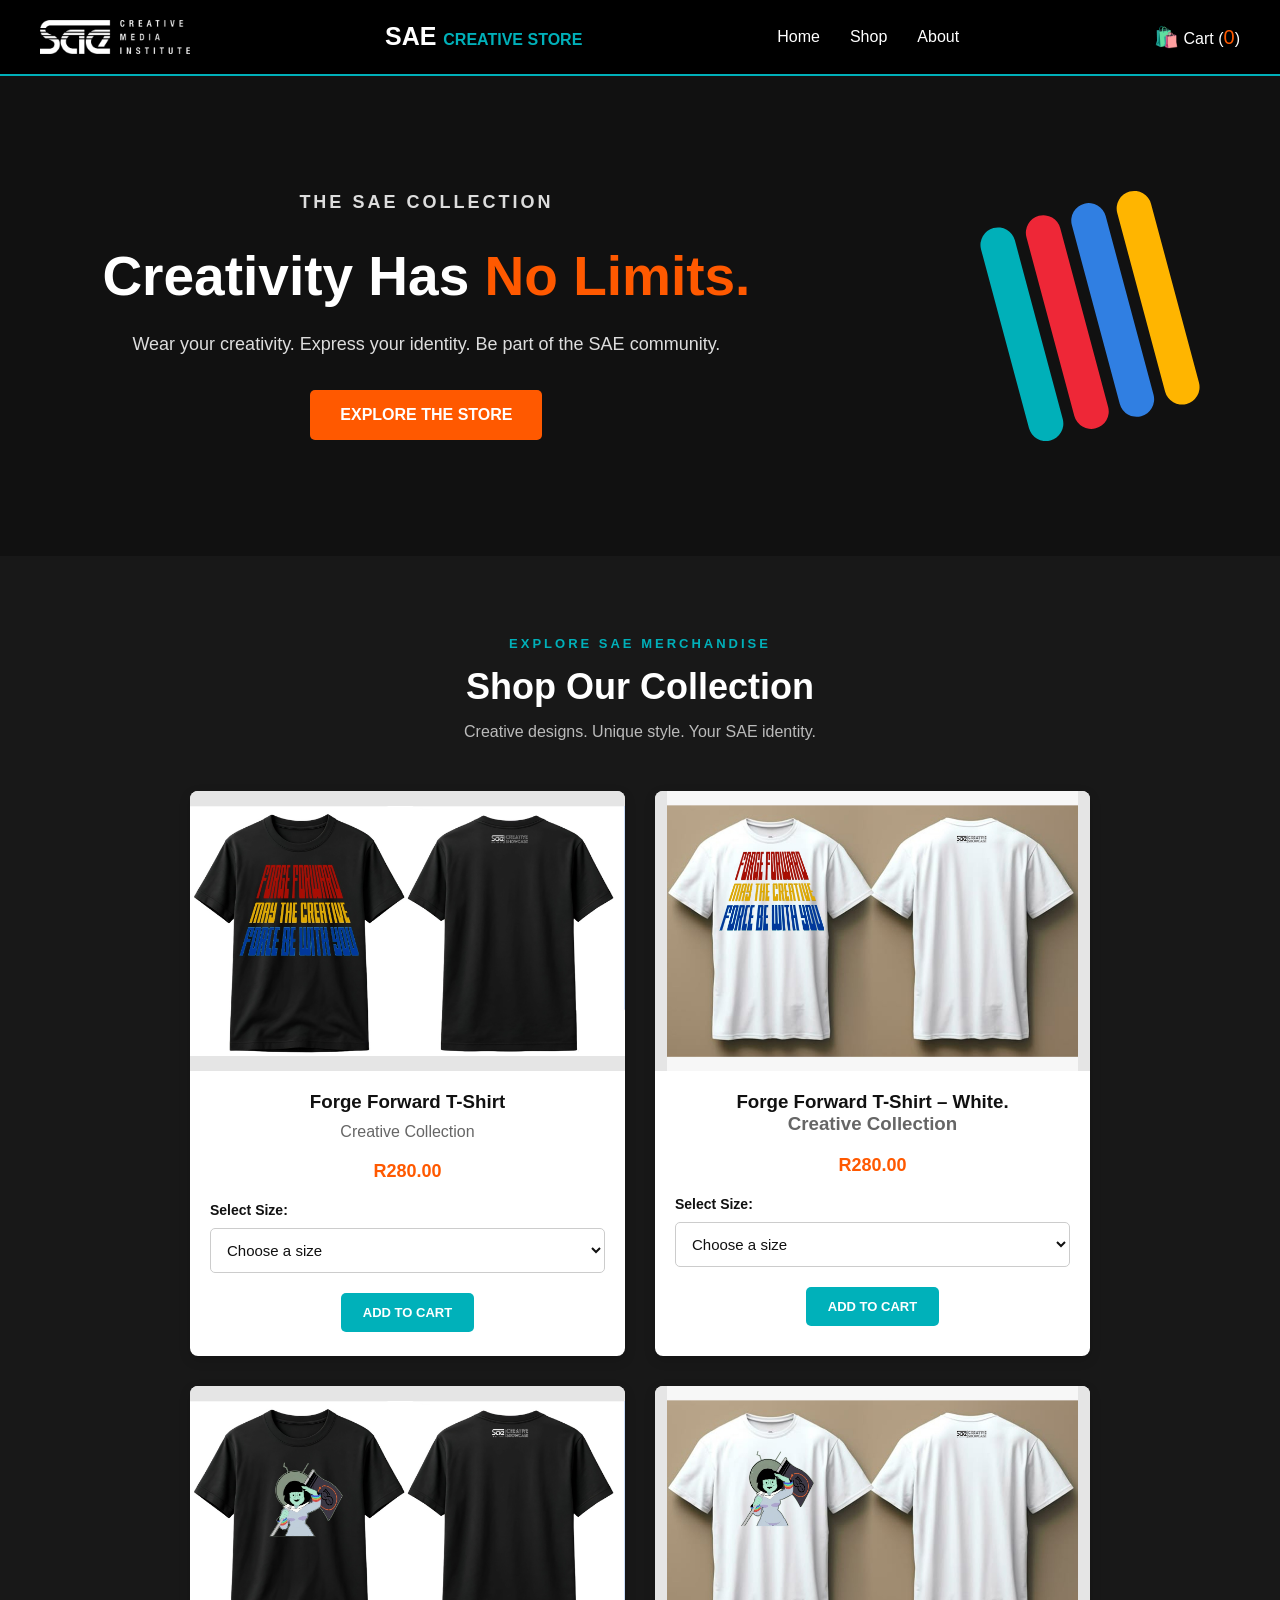
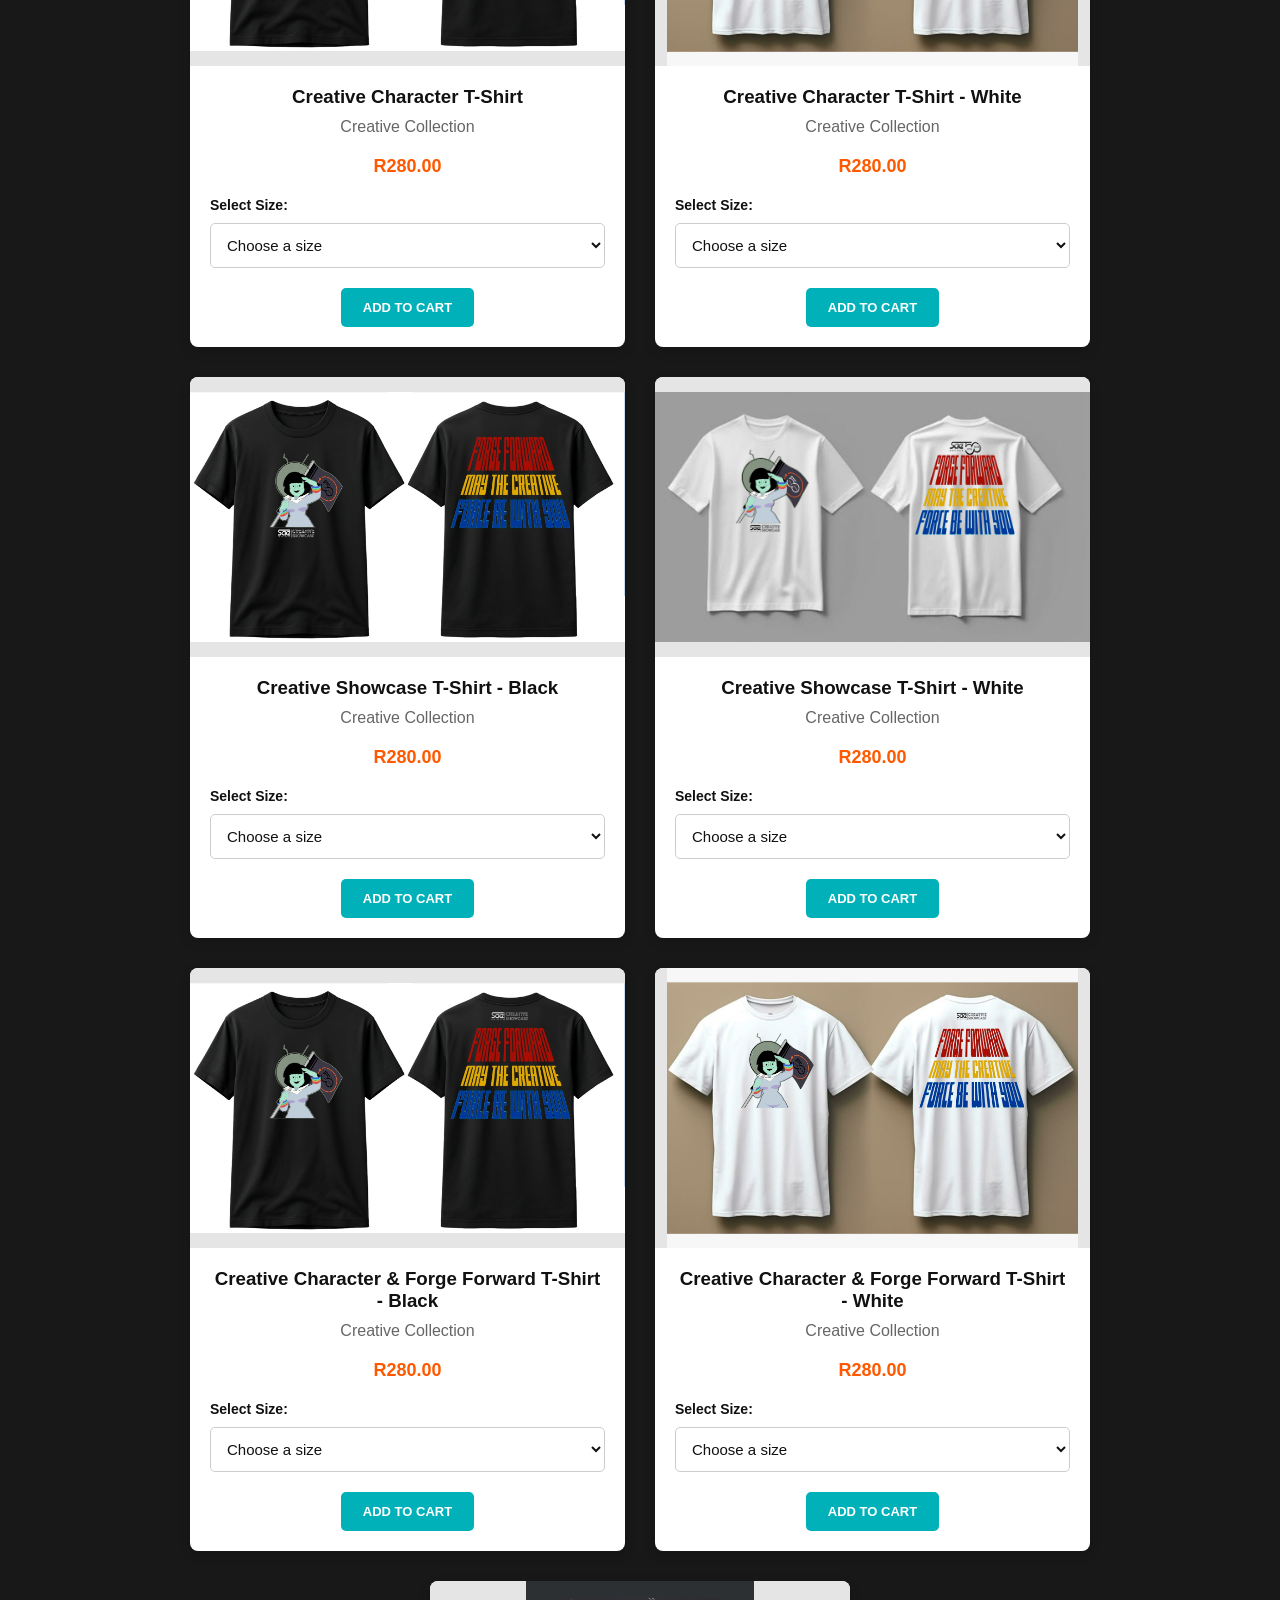
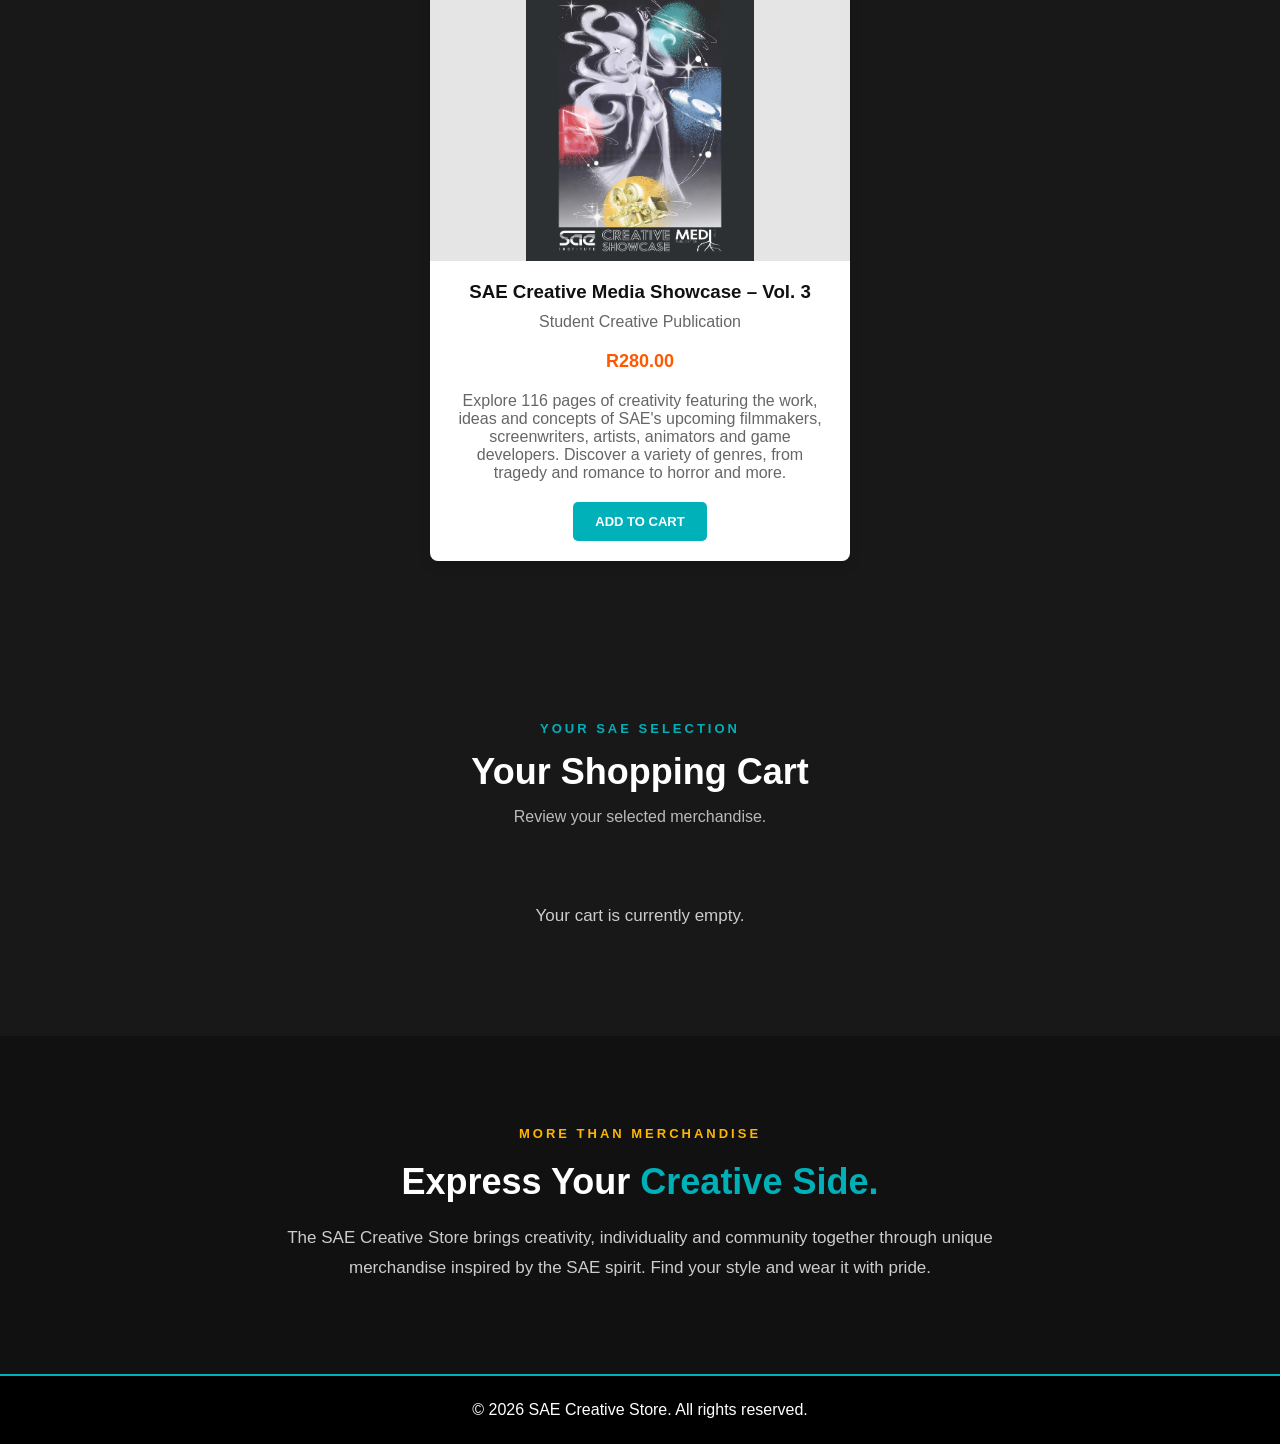
<file: index.html>
<!DOCTYPE html>
<html lang="en">
<head>
    <meta charset="UTF-8">
    <meta name="viewport" content="width=device-width, initial-scale=1.0">

    <title>SAE Creative Store</title>

    <link rel="stylesheet" href="style.css">
</head>

<body>

    
<header>
    <nav class="navbar">
        <img src="images/sae-logo.png" alt="SAE Institute Logo" class="sae-logo">

        <h1 class="logo">SAE <span>CREATIVE STORE</span></h1>

        <ul class="nav-links">
            <li><a href="#home">Home</a></li>
            <li><a href="#shop">Shop</a></li>
            <li><a href="#about">About</a></li>
        </ul>

        <div class="cart">
    <span>🛍️</span>
    <span>Cart (<span id="cart-count">0</span>)</span>
</div>

    </nav>
</header>


    <main>
                   
<section class="hero" id="home">

    <div class="hero-content">

        <p class="hero-tagline">THE SAE COLLECTION</p>

        <h2>Creativity Has <span>No Limits.</span></h2>

        <p class="hero-description">
            Wear your creativity. Express your identity.
            Be part of the SAE community.
        </p>

        <a href="#shop" class="shop-button">EXPLORE THE STORE</a>

    </div>

    <div class="hero-decoration">
        <div class="colour-block teal"></div>
        <div class="colour-block red"></div>
        <div class="colour-block blue"></div>
        <div class="colour-block yellow"></div>
    </div>

</section>


<section class="shop-section" id="shop">

    <div class="section-heading">
        <p>EXPLORE SAE MERCHANDISE</p>
        <h2>Shop Our Collection</h2>
        <span>Creative designs. Unique style. Your SAE identity.</span>
    </div>

    <div class="product-container">

        <div class="product-card">
            <div class="product-image">
                <img src="images/IMG-20261116-WA0070.jpg"
            alt="SAE Forge Forward T-shirt front and back">
        </div>
            <div class="product-info">
                <h3>Forge Forward T-Shirt</h3>
                <p>Creative Collection</p>
                <p class="product-price">R280.00</p>
                
        <label for="force-size">Select Size:</label>
        <select id="force-size" class="size-select">
    <option value="">Choose a size</option>
    <option value="XS">XS</option>
    <option value="S">S</option>
    <option value="M">M</option>
    <option value="L">L</option>
    <option value="XL">XL</option>
    <option value="XXL">XXL</option>
</select>

                <button class="product-button add-to-cart" data-product="Forge Forward T-Shirt" data-price="280">
    ADD TO CART
</button>
                
             </div>
             
        </div>

        <div class="product-card">
            <div class="product-image">
                <img src="images/force-forward-white.jpg"
            alt="SAE Forge Forward T-shirt white front and back">
            </div>

            <div class="product-info">
                <h3>Forge Forward T-Shirt – White.
                <p>Creative Collection</p>
                <p class="product-price">R280.00</p>
                
        <label for="force-white-size">Select Size:</label>
<select id="force-white-size" class="size-select">
    <option value="">Choose a size</option>
    <option value="XS">XS</option>
    <option value="S">S</option>
    <option value="M">M</option>
    <option value="L">L</option>
    <option value="XL">XL</option>
    <option value="XXL">XXL</option>
</select>

               <button class="product-button add-to-cart"
    data-product="Forge Forward T-Shirt - White"
    data-price="280">
    ADD TO CART
</button>
                
             </div>
             
        </div>


        <div class="product-card">
           <div class="product-image">
             <img src="images/IMG-20261116-WA0068.jpg"
     alt="SAE Creative Character T-shirt front and back">
            </div>
            <div class="product-info">
                <h3>Creative Character T-Shirt</h3>
                <p>Creative Collection</p>
                <p class="product-price">R280.00</p>
                <label for="character-size">Select Size:</label>
<select id="character-size" class="size-select">
    <option value="">Choose a size</option>
    <option value="XS">XS</option>
    <option value="S">S</option>
    <option value="M">M</option>
    <option value="L">L</option>
    <option value="XL">XL</option>
    <option value="XXL">XXL</option>
</select>
    <button class="product-button add-to-cart" data-product="Creative Character T-Shirt" data-price="280">
    ADD TO CART
</button>
               
            </div>
        </div>

        <div class="product-card">
           <div class="product-image">
             <img src="images/creative-character-white.jpg"
     alt="SAE Creative Character T-shirt white front and back">
            </div>
            <div class="product-info">
                <h3>Creative Character T-Shirt - White</h3>
                <p>Creative Collection</p>
                <p class="product-price">R280.00</p>
               <label for="character-white-size">Select Size:</label>
<select id="character-white-size" class="size-select">
    <option value="">Choose a size</option>
    <option value="XS">XS</option>
    <option value="S">S</option>
    <option value="M">M</option>
    <option value="L">L</option>
    <option value="XL">XL</option>
    <option value="XXL">XXL</option>
</select>
    <button class="product-button add-to-cart"
    data-product="Creative Character T-Shirt - White"
    data-price="280">
    ADD TO CART
</button>
         
    </div>
</div>

        <div class="product-card">
           <div class="product-image">
             <img src="images/IMG-20261116-WA0069.jpg"
     alt="SAE Creative Showcase T-shirt black front and back">
            </div>
            <div class="product-info">
                <h3>Creative Showcase T-Shirt - Black</h3>
                <p>Creative Collection</p>
                <p class="product-price">R280.00</p>
              <label for="showcase-black-size">Select Size:</label>
<select id="showcase-black-size" class="size-select">
    <option value="">Choose a size</option>
    <option value="XS">XS</option>
    <option value="S">S</option>
    <option value="M">M</option>
    <option value="L">L</option>
    <option value="XL">XL</option>
    <option value="XXL">XXL</option>
</select>
    <button class="product-button add-to-cart"
    data-product="Creative Showcase T-Shirt - Black"
    data-price="280">
    ADD TO CART
</button>
               
            </div>
        </div>

         <div class="product-card">
           <div class="product-image">
             <img src="images/creative-showcase-white.jpg"
     alt="SAE Creative Showcase T-shirt white front and back">
            </div>
            <div class="product-info">
                <h3>Creative Showcase T-Shirt - White</h3>
                <p>Creative Collection</p>
                <p class="product-price">R280.00</p>
             <label for="showcase-white-size">Select Size:</label>
<select id="showcase-white-size" class="size-select">
    <option value="">Choose a size</option>
    <option value="XS">XS</option>
    <option value="S">S</option>
    <option value="M">M</option>
    <option value="L">L</option>
    <option value="XL">XL</option>
    <option value="XXL">XXL</option>
</select>
    <button class="product-button add-to-cart"
    data-product="Creative Showcase T-Shirt - White"
    data-price="280">
    ADD TO CART
</button>
               
            </div>
        </div>

          <div class="product-card">
           <div class="product-image">
             <img src="images/IMG-20261116-WA0071.jpg"
     alt="SAE Creative Character and Forge Forward T-shirt black front and back">
            </div>
            <div class="product-info">
                <h3>Creative Character &amp; Forge Forward T-Shirt - Black</h3>
                <p>Creative Collection</p>
                <p class="product-price">R280.00</p>
              <label for="character-force-black-size">Select Size:</label>
<select id="character-force-black-size" class="size-select">
    <option value="">Choose a size</option>
    <option value="XS">XS</option>
    <option value="S">S</option>
    <option value="M">M</option>
    <option value="L">L</option>
    <option value="XL">XL</option>
    <option value="XXL">XXL</option>
</select>
    <button class="product-button add-to-cart"
    data-product="Creative Character & Forge Forward T-Shirt - Black"
    data-price="280">
    ADD TO CART
</button>
               
            </div>
        </div>

        <div class="product-card">
           <div class="product-image">
             <img src="images/character-force-white.jpg"
     alt="SAE Creative Character and Forge Forward T-shirt white front and back">
            </div>
            <div class="product-info">
               <h3>Creative Character &amp; Forge Forward T-Shirt - White</h3>
                <p>Creative Collection</p>
                <p class="product-price">R280.00</p>
             <label for="character-force-white-size">Select Size:</label>
<select id="character-force-white-size" class="size-select">
    <option value="">Choose a size</option>
    <option value="XS">XS</option>
    <option value="S">S</option>
    <option value="M">M</option>
    <option value="L">L</option>
    <option value="XL">XL</option>
    <option value="XXL">XXL</option>
</select>
    <button class="product-button add-to-cart"
    data-product="Creative Character & Forge Forward T-Shirt - White"
    data-price="280">
    ADD TO CART
</button>
               
            </div>
        </div>

<div class="product-card publication-card">
    <div class="product-image">
        <img src="images/sae-showcase-publication.jpg"
             alt="SAE Creative Media Showcase publication cover">
    </div>

    <div class="product-info">
        <h3>SAE Creative Media Showcase – Vol. 3</h3>
        <p>Student Creative Publication</p>
        <p class="product-price">R280.00</p>

        <p>
    Explore 116 pages of creativity featuring the work, ideas and concepts
    of SAE's upcoming filmmakers, screenwriters, artists, animators and
    game developers. Discover a variety of genres, from tragedy and
    romance to horror and more.
</p>

        <button class="product-button add-to-cart"
                data-product="SAE Creative Media Showcase – Vol. 3"
                data-price="280">
            ADD TO CART
        </button>

            </div>
        </div>

    </div>

</section>
<!-- Shopping Cart Section -->
<section class="cart-section" id="shopping-cart">

    <div class="section-heading">
        <p>YOUR SAE SELECTION</p>
        <h2>Your Shopping Cart</h2>
        <span>Review your selected merchandise.</span>
    </div>

    <div id="cart-items">
        <p class="empty-cart">Your cart is currently empty.</p>
    </div>

</section>

<section class="about-section" id="about">

    <div class="about-content">

        <p class="about-tagline">MORE THAN MERCHANDISE</p>

        <h2>Express Your <span>Creative Side.</span></h2>

        <p>
            The SAE Creative Store brings creativity,
            individuality and community together through
            unique merchandise inspired by the SAE spirit.
            Find your style and wear it with pride.
        </p>

    </div>

</section>

       </main>

    <footer>
        <p>&copy; 2026 SAE Creative Store. All rights reserved.</p>
    </footer>

    <script src="script.js"></script>

</body>
</html>
</file>
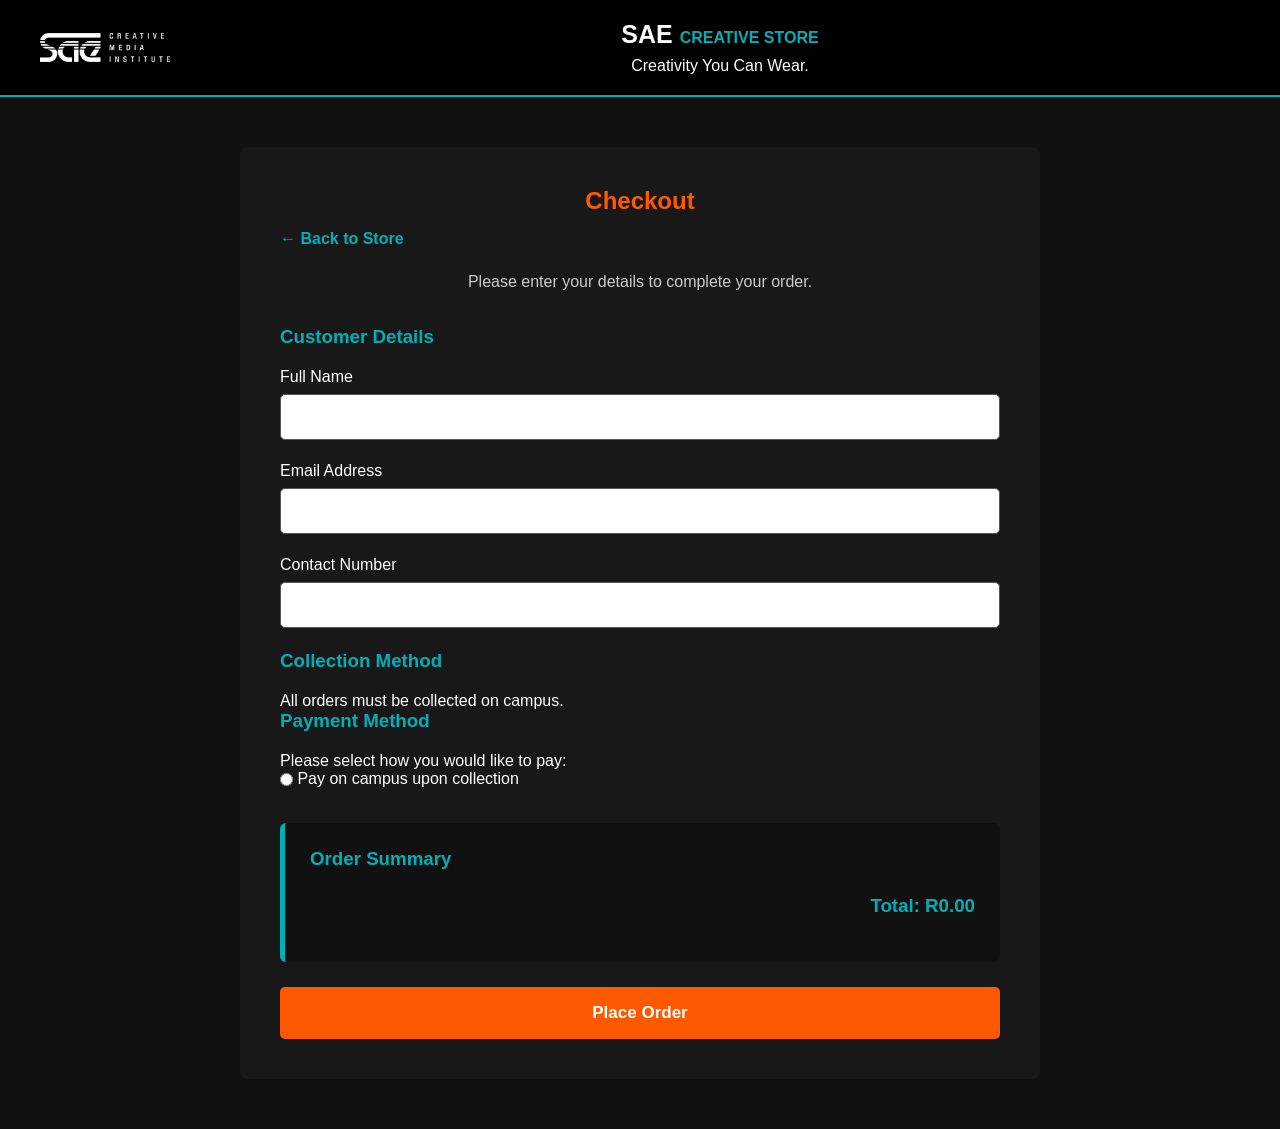
<file: checkout.html>
<!DOCTYPE html>
<html lang="en">
<head>
    <meta charset="UTF-8">
    <meta name="viewport" content="width=device-width, initial-scale=1.0">
    <title>Checkout | SAE Creative Store</title>
    <link rel="stylesheet" href="style.css">
</head>
<body>

    <!-- Checkout Header -->
    <header>
    <div class="header-brand">
        <img src="images/sae-logo.png" alt="SAE Institute Logo" class="sae-logo">

        <div>
            <h1 class="logo">SAE <span>CREATIVE STORE</span></h1>
            <p>Creativity You Can Wear.</p>
        </div>
    </div>
</header>

    <!-- Checkout Section -->
    
<section class="checkout-section">
    <h2>Checkout</h2>
    <a href="index.html" class="back-to-store">
    ← Back to Store
</a>
    <p>Please enter your details to complete your order.</p>

    <form id="checkout-form" name="sae-orders" method="POST" data-netlify="true">
        <input type="hidden" name="form-name" value="sae-orders">
        <input type="hidden" name="order-details" id="order-details">
        

        <h3>Customer Details</h3>

        <label for="customer-name">Full Name</label>
        <input type="text" id="customer-name" name="customer-name" required>

        <label for="customer-email">Email Address</label>
        <input type="email" id="customer-email" name="customer-email" required>

        <label for="customer-phone">Contact Number</label>
        <input type="tel" id="customer-phone" name="customer-phone" required>



<h3>Collection Method</h3>

<p>All orders must be collected on campus.</p>

<input type="hidden" id="delivery-method" name="delivery-method" value="collection">

<h3>Payment Method</h3>

<p>Please select how you would like to pay:</p>

<label class="payment-option">
    <input type="radio" name="payment-method" value="campus">
    Pay on campus upon collection
</label>


<!-- Order Summary -->
<div class="order-summary">

    <h3>Order Summary</h3>

    <div id="checkout-items">
        <p>Your order will appear here.</p>
    </div>

    <h3 id="checkout-total">Total: R0.00</h3>

</div>
<!-- Place Order Button -->
<button type="submit" class="place-order-button">
    Place Order
</button>
    </form>
</section>

<script src="checkout.js"></script>
</body>
</html>
</file>
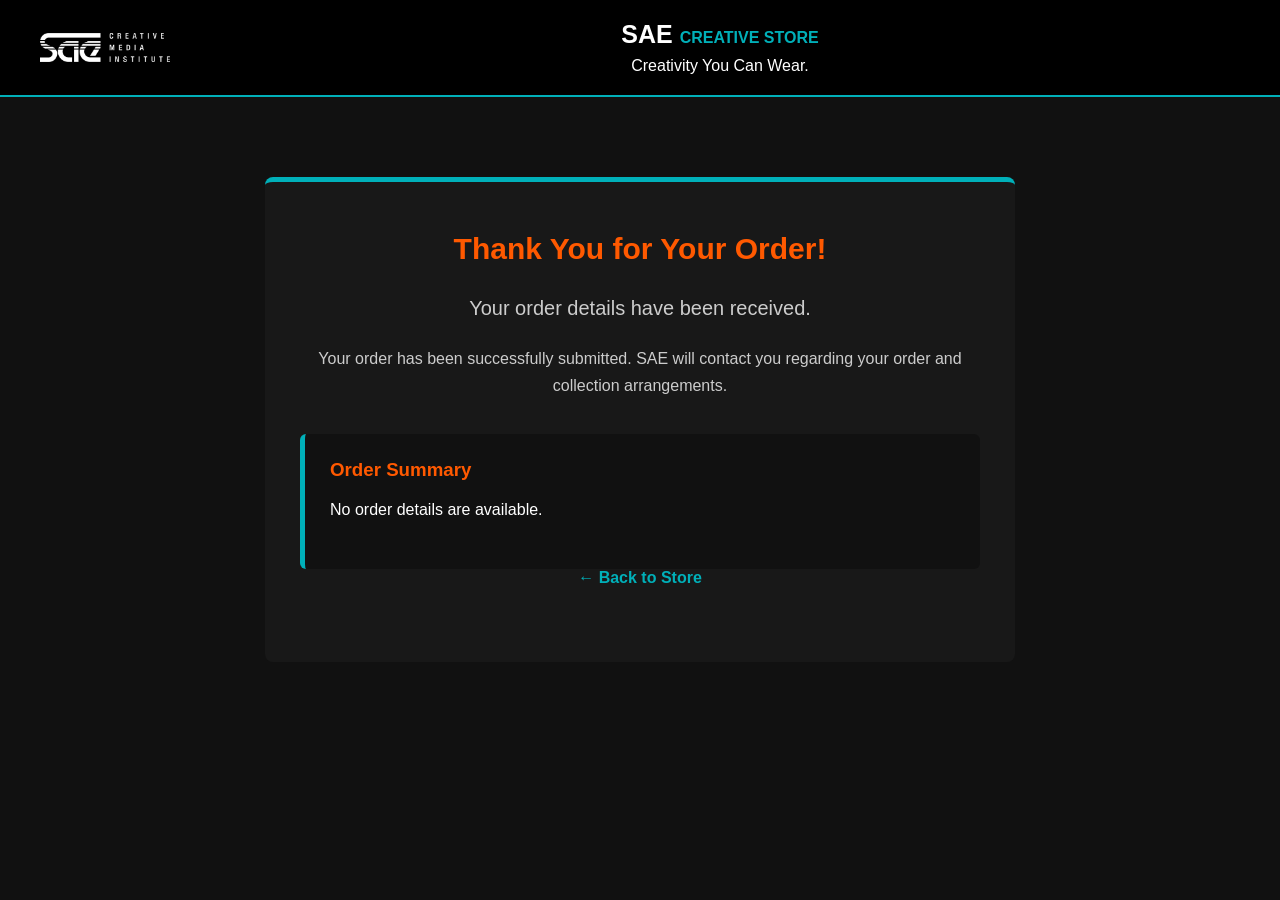
<file: order-confirmation.html>
<!DOCTYPE html>
<html lang="en">
<head>
    <meta charset="UTF-8">
    <meta name="viewport" content="width=device-width, initial-scale=1.0">
    <title>Order Confirmation | SAE Creative Store</title>
    <link rel="stylesheet" href="style.css">
</head>
<body>

    <header>
    <div class="header-brand">
        <img src="images/sae-logo.png" alt="SAE Institute Logo" class="sae-logo">

        <div>
            <h1 class="logo">SAE <span>CREATIVE STORE</span></h1>
            <p>Creativity You Can Wear.</p>
        </div>
    </div>
</header>

    <section class="confirmation-section">

        <h2>Thank You for Your Order!</h2>

        <p class="confirmation-message">
            Your order details have been received.
        </p>

       <p>
    Your order has been successfully submitted. 
    SAE will contact you regarding your order and collection arrangements.
</p>

<div class="confirmed-order">

    <h3>Order Summary</h3>

    <div id="confirmed-items">
        <!-- Order items will appear here -->
    </div>

    <h3 id="confirmed-total">Total: R0.00</h3>
    <p id="confirmed-payment"></p>

</div>
<a href="index.html" class="back-to-store">← Back to Store</a>

    </section>
<script src="order-confirmation.js"></script>
</body>
</html>
</file>
<file: style.css>
/* General page styling */
* {
    margin: 0;
    padding: 0;
    box-sizing: border-box;
}

body {
    background-color: #111111;
    color: #FFFFFF;
    font-family: Arial, sans-serif;
}

/* Website header */

/* Website navigation */
header {
    background-color: #000000;
    padding: 20px 40px;
    border-bottom: 2px solid #00b0b9;
}

.navbar {
    display: flex;
    justify-content: space-between;
    align-items: center;
}

.logo {
    color: #FFFFFF;
    font-size: 25px;
}

.logo span {
    color: #00b0b9;
    font-size: 16px;
}

.nav-links {
    display: flex;
    list-style: none;
    gap: 30px;
}

.nav-links a {
    color: #FFFFFF;
    text-decoration: none;
    font-size: 16px;
}

.nav-links a:hover {
    color: #ffb500;
}

.cart {
    color: #FFFFFF;
    cursor: pointer;
}

.cart span:first-child {
    color: #ff5900;
    font-size: 20px;
}


/* Main welcome section */
.hero {
    text-align: center;
    padding: 100px 20px;
    background-color: #111111;
}

.hero h2 {
    color: #FFFFFF;
    font-size: 42px;
    margin-bottom: 20px;
}

.hero p {
    color: #DDDDDD;
    font-size: 18px;
    margin-bottom: 30px;
}

/* Explore button */
.hero button {
    background-color: #ff5900;
    color: #FFFFFF;
    border: none;
    padding: 15px 30px;
    font-size: 16px;
    font-weight: bold;
    cursor: pointer;
    border-radius: 5px;
}

.hero button:hover {
    background-color: #ffb500;
    color: #111111;
}

/* Website footer */
footer {
    background-color: #000000;
    color: #FFFFFF;
    text-align: center;
    padding: 25px;
    border-top: 2px solid #00b0b9;
}

/* Hero banner */
.hero {
    min-height: 480px;
    display: flex;
    align-items: center;
    justify-content: space-between;
    padding: 80px 8%;
    background-color: #111111;
    overflow: hidden;
}

.hero-content {
    max-width: 650px;
    z-index: 1;
}

.hero-tagline {
    color: #00b0b9;
    font-weight: bold;
    letter-spacing: 3px;
    margin-bottom: 20px;
}

.hero h2 {
    font-size: 55px;
    line-height: 1.2;
    margin-bottom: 20px;
}

.hero h2 span {
    color: #ff5900;
}

.hero-description {
    color: #DDDDDD;
    font-size: 18px;
    line-height: 1.7;
    margin-bottom: 30px;
}

.shop-button {
    display: inline-block;
    background-color: #ff5900;
    color: #FFFFFF;
    text-decoration: none;
    padding: 16px 30px;
    border-radius: 5px;
    font-weight: bold;
    transition: 0.3s;
}

.shop-button:hover {
    background-color: #ffb500;
    color: #111111;
}

/* SAE colour decorations */
.hero-decoration {
    display: flex;
    gap: 12px;
    transform: rotate(-15deg);
}

.colour-block {
    width: 35px;
    height: 220px;
    border-radius: 20px;
}

.teal {
    background-color: #00b0b9;
}

.red {
    background-color: #ee2737;
}

.blue {
    background-color: #307fe2;
}

.yellow {
    background-color: #ffb500;
}

/* Shop collection section */
.shop-section {
    background-color: #181818;
    padding: 80px 8%;
}

.section-heading {
    text-align: center;
    margin-bottom: 50px;
}

.section-heading p {
    color: #00b0b9;
    font-size: 13px;
    font-weight: bold;
    letter-spacing: 3px;
    margin-bottom: 15px;
}

.section-heading h2 {
    color: #FFFFFF;
    font-size: 36px;
    margin-bottom: 15px;
}

.section-heading span {
    color: #BBBBBB;
}

/* Product layout */
.product-container {
    display: grid;
    grid-template-columns: repeat(2, 1fr);
    gap: 30px;
    max-width: 900px;
    margin: auto;
}

.product-card {
    background-color: #FFFFFF;
    border-radius: 8px;
    overflow: hidden;
    text-align: center;
    transition: transform 0.3s ease, box-shadow 0.3s ease;
    box-shadow: 0 4px 12px rgba(0, 0, 0, 0.15);
}

.product-card:hover {
    transform: translateY(-8px);
    box-shadow: 0 12px 25px rgba(0, 177, 186, 0.2);
}

.product-image {
    background-color: #E5E5E5;
    height: 280px;
    display: flex;
    justify-content: center;
    align-items: center;
    color: #555555;
    font-weight: bold;
}

.product-info {
    padding: 20px;
}

.product-info h3 {
    color: #111111;
    margin-bottom: 10px;
}

.product-info p {
    color: #666666;
    margin-bottom: 20px;
}

.product-info .product-price {
    color: #ff5900;
    font-size: 18px;
    font-weight: bold;
    margin-bottom: 20px;
}

.product-button {
    display: inline-block;
    background-color: #00b1ba;
    color: #FFFFFF;
    padding: 12px 22px;
    text-decoration: none;
    border-radius: 5px;
    font-weight: bold;
    font-size: 13px;
    border: none;
    cursor: pointer;
}

.product-button:hover {
    background-color: #307fe2;
}

/* About section */
.about-section {
    background-color: #111111;
    padding: 90px 20px;
    text-align: center;
}

.about-content {
    max-width: 750px;
    margin: auto;
}

.about-tagline {
    color: #ffb500;
    font-size: 13px;
    font-weight: bold;
    letter-spacing: 3px;
    margin-bottom: 20px;
}

.about-content h2 {
    color: #FFFFFF;
    font-size: 36px;
    margin-bottom: 20px;
}

.about-content h2 span {
    color: #00b0b9;
}

.about-content p:last-child {
    color: #CCCCCC;
    font-size: 17px;
    line-height: 1.8;
}

/* Responsive design for tablets and mobile phones */

@media (max-width: 768px) {

    /* Navigation */
    header {
        padding: 20px;
    }

    .navbar {
        flex-direction: column;
        gap: 20px;
    }

    .nav-links {
        gap: 20px;
        flex-wrap: wrap;
        justify-content: center;
    }

    /* Welcome banner */
    .hero {
        flex-direction: column;
        text-align: center;
        padding: 60px 20px;
        gap: 40px;
    }

    .hero h2 {
        font-size: 38px;
    }

    .hero-decoration {
        transform: scale(0.7) rotate(-15deg);
    }

    /* Product collection */
    .product-container {
        grid-template-columns: 1fr;
        max-width: 450px;
    }

    .shop-section {
        padding: 60px 20px;
    }

    .section-heading h2 {
        font-size: 30px;
    }

    /* About section */
    .about-section {
        padding: 60px 20px;
    }

    .about-content h2 {
        font-size: 30px;
    }
}


/* Product photograph styling */
.product-image {
    overflow: hidden;
}

.product-image img {
    width: 100%;
    height: 100%;
    object-fit: contain;
    display: block;
    transition: transform 0.4s ease;
}

.product-card:hover .product-image img {
    transform: scale(1.05);
}
/* Product size selection */
.size-select {
    display: block;
    width: 100%;
    padding: 12px;
    margin-top: 10px;
    margin-bottom: 20px;
    border: 1px solid #CCCCCC;
    border-radius: 5px;
    background-color: #FFFFFF;
    color: #111111;
    font-size: 15px;
    cursor: pointer;
}

.product-info label {
    display: block;
    color: #111111;
    font-size: 14px;
    font-weight: bold;
    text-align: left;
}
/* Shopping Cart Section */
.cart-section {
    background-color: #181818;
    padding: 80px 8%;
    text-align: center;
}

#cart-items {
    max-width: 850px;
    margin: 0 auto;
}

.empty-cart {
    color: #CCCCCC;
    font-size: 17px;
    padding: 30px;
    text-align: center;
}

.cart-item {
    background-color: #FFFFFF;
    color: #111111;
    padding: 30px;
    margin: 0 auto 15px;
    border-radius: 8px;
    text-align: left;
    max-width: 750px;
    border-left: 5px solid #00b0b9;
}

.cart-item h3 {
    color: #00b0b9;
    margin-bottom: 12px;
}

.cart-item p {
    color: #555555;
    margin-bottom: 8px;
}
/* Shopping Cart Total */
.cart-total {
    max-width: 750px;
    margin: 25px auto 0;
    padding: 25px;
    background-color: #111111;
    border-left: 5px solid #ff5900;
    border-radius: 6px;
    text-align: center;
}

.cart-total h3 {
    color: #ff5900;
    font-size: 25px;
    font-weight: bold;
}
/* Quantity Controls */
.quantity-controls {
    display: flex;
    align-items: center;
    gap: 12px;
    margin: 15px 0;
}

.quantity-controls button {
    background-color: #00b0b9;
    color: #FFFFFF;
    border: none;
    padding: 8px 14px;
    border-radius: 4px;
    cursor: pointer;
    font-size: 18px;
}

/* Remove Button */
.remove-item {
    background-color: #00b0b9;
    color: #FFFFFF;
    border: none;
    padding: 10px 18px;
    border-radius: 4px;
    cursor: pointer;
    font-weight: bold;
}
/* Mobile Cart Styling */
@media (max-width: 600px) {
    .cart-section {
        padding: 50px 5%;
    }

    .cart-item {
        padding: 20px;
    }

    .quantity-controls {
        flex-wrap: wrap;
    }

    .cart-total {
        padding: 20px;
    }

    .cart-total h3 {
        font-size: 21px;
    }
}
/* Checkout Button */
.checkout-button {
    background-color: #ff5900;
    color: #FFFFFF;
    border: none;
    padding: 15px 30px;
    margin-top: 20px;
    border-radius: 5px;
    font-size: 16px;
    font-weight: bold;
    cursor: pointer;
    transition: background-color 0.3s ease;
}

.checkout-button:hover {
    background-color: #ee2737;
}
/* Checkout Page */
.checkout-section {
    max-width: 800px;
    margin: 50px auto;
    padding: 40px;
    background-color: #181818;
    border-radius: 8px;
}

.checkout-section h2 {
    color: #ff5900;
    text-align: center;
    margin-bottom: 15px;
}

.checkout-section > p {
    color: #CCCCCC;
    text-align: center;
    margin-bottom: 35px;
}

#checkout-form h3 {
    color: #00b0b9;
    margin-bottom: 20px;
}

#checkout-form label {
    display: block;
    color: #FFFFFF;
    margin-bottom: 8px;
}

#checkout-form input:not([type="radio"]) {
    width: 100%;
    padding: 13px;
    margin-bottom: 22px;
    border: 1px solid #555555;
    border-radius: 5px;
    background-color: #FFFFFF;
    color: #111111;
    font-size: 16px;
    box-sizing: border-box;
}
#checkout-form select {
    width: 100%;
    padding: 13px;
    margin-bottom: 22px;
    border: 1px solid #555555;
    border-radius: 5px;
    background-color: #FFFFFF;
    color: #111111;
    font-size: 16px;
    box-sizing: border-box;
}
/* Order Summary */
.order-summary {
    background-color: #111111;
    padding: 25px;
    margin-top: 35px;
    border-left: 5px solid #00b0b9;
    border-radius: 6px;
}

.order-summary h3 {
    color: #ff5900;
    margin-bottom: 20px;
}

#checkout-items p {
    color: #FFFFFF;
    padding: 12px 0;
    border-bottom: 1px solid #444444;
    line-height: 1.6;
}

#checkout-total {
    text-align: right;
    margin-top: 25px;
    color: #00b0b9;
}
/* Place Order Button */
.place-order-button {
    display: block;
    width: 100%;
    background-color: #ff5900;
    color: #FFFFFF;
    border: none;
    padding: 16px;
    margin-top: 25px;
    border-radius: 5px;
    font-size: 17px;
    font-weight: bold;
    cursor: pointer;
    transition: background-color 0.3s ease;
}

.place-order-button:hover {
    background-color: #ee2737;
}
/* Back to Store Link */
.back-to-store {
    display: inline-block;
    color: #00b0b9;
    text-decoration: none;
    font-weight: bold;
    margin-bottom: 25px;
    transition: color 0.3s ease;
}

.back-to-store:hover {
    color: #ff5900;
    text-decoration: underline;
}
/* Mobile Checkout Styling */
@media (max-width: 600px) {

    .checkout-section {
        margin: 25px 5%;
        padding: 25px 18px;
    }

    .checkout-section h2 {
        font-size: 25px;
    }

    .checkout-section > p {
        font-size: 14px;
    }

    #checkout-form h3 {
        font-size: 19px;
    }

    #checkout-items p {
        font-size: 14px;
        overflow-wrap: anywhere;
    }

    #checkout-total {
        font-size: 20px;
    }

    .place-order-button {
        padding: 14px;
        font-size: 16px;
    }
}
/* Order Confirmation Page */
.confirmation-section {
    max-width: 750px;
    margin: 80px auto;
    padding: 50px 35px;
    background-color: #181818;
    border-radius: 8px;
    text-align: center;
    border-top: 5px solid #00b0b9;
}

.confirmation-section h2 {
    color: #ff5900;
    font-size: 30px;
    margin-bottom: 25px;
}

.confirmation-message {
    color: #FFFFFF;
    font-size: 20px;
    margin-bottom: 20px;
}

.confirmation-section p {
    color: #CCCCCC;
    line-height: 1.7;
}

/* Confirmed Order Summary */
.confirmed-order {
    background-color: #111111;
    padding: 25px;
    margin-top: 35px;
    border-left: 5px solid #00b0b9;
    border-radius: 6px;
    text-align: left;
}

.confirmed-order h3 {
    color: #ff5900;
    margin-bottom: 20px;
}

#confirmed-items p {
    color: #FFFFFF;
    padding: 12px 0;
    border-bottom: 1px solid #444444;
    line-height: 1.6;
}

#confirmed-total {
    text-align: right;
    margin-top: 25px;
    color: #00b0b9;
}
/* SAE Institute Logo */
.sae-logo {
    width: 150px;
    height: auto;
    display: block;
}
/* Shared header branding */
.header-brand {
    display: flex;
    align-items: center;
    justify-content: flex-start;
    gap: 30px;
    text-align: left;
}

.header-brand .sae-logo {
    width: 130px;
    height: auto;
    flex-shrink: 0;
}

.header-brand h1 {
    margin-bottom: 8px;
}

.header-brand p {
    margin: 0;
}
.header-brand > div {
    flex: 1;
    text-align: center;
}

/* Payment option alignment */
.payment-option {
    display: flex;
    align-items: center;
    gap: 10px;
    margin-bottom: 12px;
}

.payment-option input[type="radio"] {
    display: inline-block;
    width: auto;
    flex: 0 0 auto;
    margin: 0;
    vertical-align: middle;
}


/* Featured publication card */
.publication-card {
    grid-column: 1 / -1;
    width: 100%;
    max-width: 420px;
    justify-self: center;
}
</file>
